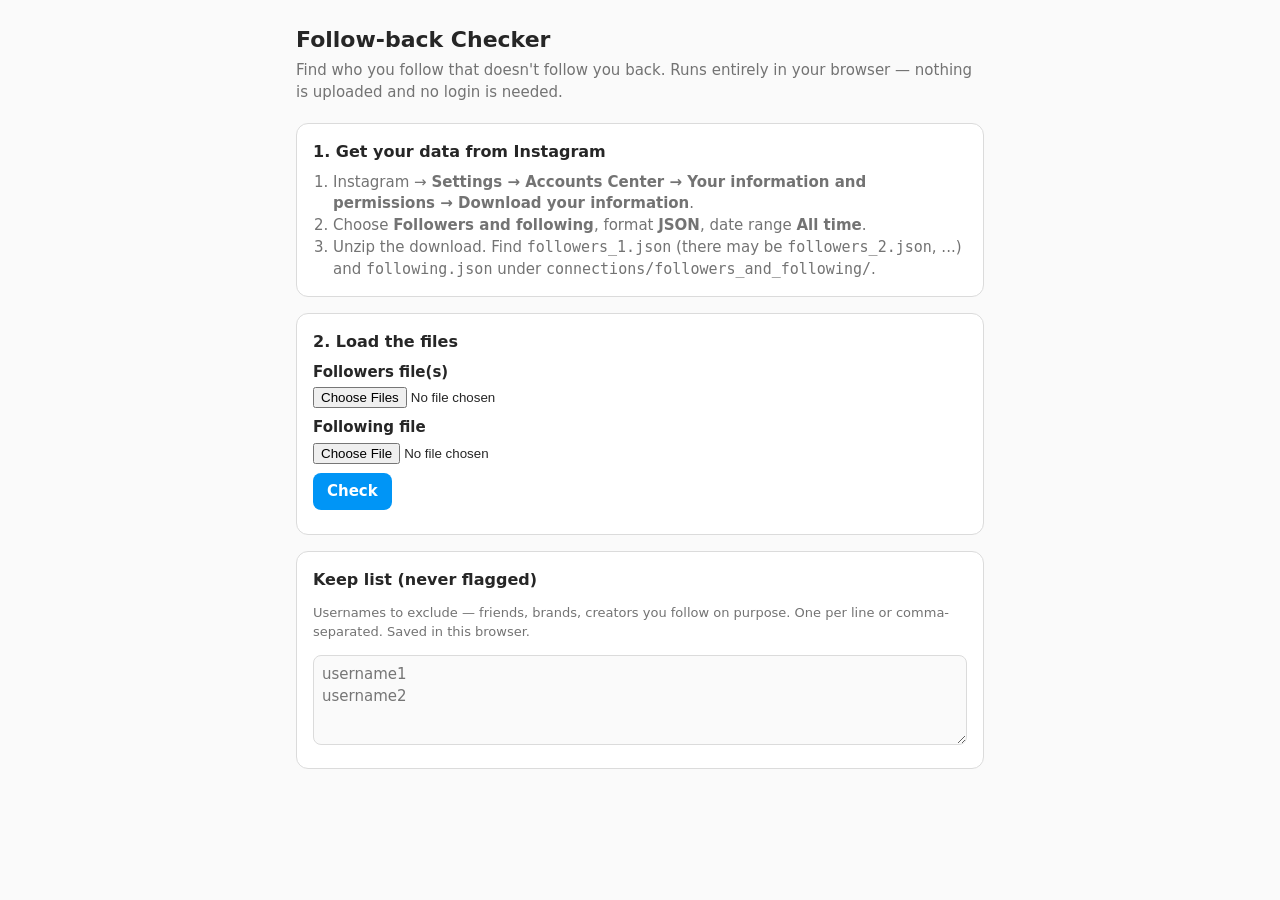
<file: unfollow-checker/index.html>
<!DOCTYPE html>
<html lang="en">
<head>
<meta charset="utf-8">
<meta name="viewport" content="width=device-width, initial-scale=1">
<title>Follow-back Checker</title>
<style>
  :root { --bg:#fafafa; --card:#fff; --line:#dbdbdb; --txt:#262626; --mute:#737373; --accent:#0095f6; }
  @media (prefers-color-scheme: dark) {
    :root { --bg:#000; --card:#121212; --line:#262626; --txt:#f5f5f5; --mute:#a8a8a8; }
  }
  * { box-sizing:border-box; }
  body { margin:0; font:15px/1.45 system-ui,sans-serif; background:var(--bg); color:var(--txt); }
  main { max-width:720px; margin:0 auto; padding:24px 16px 80px; }
  h1 { font-size:22px; margin:0 0 4px; }
  p.sub { color:var(--mute); margin:0 0 20px; }
  .card { background:var(--card); border:1px solid var(--line); border-radius:12px; padding:16px; margin-bottom:16px; }
  .card h2 { font-size:16px; margin:0 0 8px; }
  ol { margin:0; padding-left:20px; color:var(--mute); }
  label.file { display:block; margin:8px 0; }
  label.file span { display:block; font-weight:600; margin-bottom:4px; }
  input[type=file] { width:100%; }
  button { background:var(--accent); color:#fff; border:0; border-radius:8px; padding:8px 14px; font:inherit; font-weight:600; cursor:pointer; }
  button.ghost { background:transparent; color:var(--accent); border:1px solid var(--line); }
  button:disabled { opacity:.5; cursor:default; }
  .row { display:flex; gap:8px; flex-wrap:wrap; align-items:center; }
  .stats { display:flex; gap:12px; flex-wrap:wrap; }
  .stat { flex:1 1 120px; text-align:center; padding:10px; border:1px solid var(--line); border-radius:10px; }
  .stat b { display:block; font-size:22px; }
  .stat small { color:var(--mute); }
  ul.list { list-style:none; margin:12px 0 0; padding:0; }
  ul.list li { display:flex; align-items:center; gap:10px; padding:8px 4px; border-top:1px solid var(--line); }
  ul.list li:first-child { border-top:0; }
  ul.list li.done .name { text-decoration:line-through; color:var(--mute); }
  .name { flex:1; font-weight:600; overflow:hidden; text-overflow:ellipsis; }
  a.open { color:var(--accent); text-decoration:none; font-weight:600; }
  input[type=text] { width:100%; padding:8px; border-radius:8px; border:1px solid var(--line); background:var(--bg); color:var(--txt); font:inherit; }
  textarea { width:100%; min-height:90px; padding:8px; border-radius:8px; border:1px solid var(--line); background:var(--bg); color:var(--txt); font:inherit; }
  .msg { color:#e0245e; margin-top:8px; }
  .hint { color:var(--mute); font-size:13px; }
  .hidden { display:none; }
  .pace { text-align:center; }
  .pace .big { font-size:28px; font-weight:700; margin:6px 0; }
  .btn { display:block; background:var(--accent); color:#fff; border-radius:8px; padding:14px; font-size:17px; font-weight:600; text-decoration:none; }
  .btn.off { opacity:.5; pointer-events:none; }
  .pace .opts { display:flex; gap:8px; margin:10px 0; }
  .pace .opts label { flex:1; font-size:13px; color:var(--mute); text-align:left; }
  .pace .opts input { width:100%; padding:8px; border-radius:8px; border:1px solid var(--line); background:var(--bg); color:var(--txt); font:inherit; }
  @media (max-width:520px) {
    main { padding:16px 12px 80px; }
    button { padding:12px 14px; flex:1 1 auto; }
    ul.list li { padding:12px 4px; }
    ul.list input[type=checkbox] { width:22px; height:22px; }
    a.open { padding:8px 12px; border:1px solid var(--line); border-radius:8px; }
    input[type=text], textarea { font-size:16px; }
  }
</style>
</head>
<body>
<main>
  <h1>Follow-back Checker</h1>
  <p class="sub">Find who you follow that doesn't follow you back. Runs entirely in your browser &mdash; nothing is uploaded and no login is needed.</p>

  <div class="card">
    <h2>1. Get your data from Instagram</h2>
    <ol>
      <li>Instagram &rarr; <b>Settings &rarr; Accounts Center &rarr; Your information and permissions &rarr; Download your information</b>.</li>
      <li>Choose <b>Followers and following</b>, format <b>JSON</b>, date range <b>All time</b>.</li>
      <li>Unzip the download. Find <code>followers_1.json</code> (there may be <code>followers_2.json</code>, ...) and <code>following.json</code> under <code>connections/followers_and_following/</code>.</li>
    </ol>
  </div>

  <div class="card">
    <h2>2. Load the files</h2>
    <label class="file"><span>Followers file(s)</span><input id="fFollowers" type="file" accept=".json" multiple></label>
    <label class="file"><span>Following file</span><input id="fFollowing" type="file" accept=".json"></label>
    <div class="row" style="margin-top:8px"><button id="go">Check</button></div>
    <div id="err" class="msg"></div>
  </div>

  <div class="card">
    <h2>Keep list (never flagged)</h2>
    <p class="hint">Usernames to exclude &mdash; friends, brands, creators you follow on purpose. One per line or comma-separated. Saved in this browser.</p>
    <textarea id="keep" placeholder="username1&#10;username2"></textarea>
  </div>

  <div id="results" class="card hidden">
    <div class="stats">
      <div class="stat"><b id="sFollowing">0</b><small>following</small></div>
      <div class="stat"><b id="sFollowers">0</b><small>followers</small></div>
      <div class="stat"><b id="sNon">0</b><small>don't follow back</small></div>
    </div>
    <div class="row" style="margin-top:12px">
      <button id="keepSel" class="ghost">Add checked to keep list</button>
      <button id="copy" class="ghost">Copy list</button>
    </div>
    <div class="card pace" style="margin:16px 0 0">
      <h2>Paced mode</h2>
      <p class="hint">Opens one profile at a time with a random cooldown and a daily cap, so you unfollow at a human pace. Tap <b>Unfollow</b> in the Instagram app, then come back. Lower is safer; no setting is guaranteed.</p>
      <div class="opts">
        <label>Daily cap<input id="cap" type="number" min="1" max="100" value="25"></label>
        <label>Min wait (s)<input id="minW" type="number" min="10" value="45"></label>
        <label>Max wait (s)<input id="maxW" type="number" min="20" value="120"></label>
      </div>
      <div class="big" id="timer">Ready</div>
      <div class="hint" id="todayInfo"></div>
      <a id="openNext" class="btn" target="_blank" rel="noopener noreferrer" href="#">Open next profile</a>
    </div>
    <textarea id="copybox" class="hidden" readonly></textarea>
    <input id="filter" type="text" placeholder="Filter usernames...">
    <ul id="list" class="list"></ul>
  </div>
</main>

<script>
const $ = id => document.getElementById(id);
const store = {
  get(k) { try { return localStorage.getItem(k); } catch (e) { return null; } },
  set(k, v) { try { localStorage.setItem(k, v); } catch (e) {} },
};
const KEEP_KEY = 'fbc.keep';
const DONE_KEY = 'fbc.done';

let nonFollowers = [];
let done = new Set(JSON.parse(store.get(DONE_KEY) || '[]'));

$('keep').value = store.get(KEEP_KEY) || '';
$('keep').addEventListener('input', () => { store.set(KEEP_KEY, $('keep').value); recompute(); });

const norm = s => String(s).trim().replace(/^@/, '').toLowerCase();
const keepSet = () => new Set($('keep').value.split(/[\s,]+/).map(norm).filter(Boolean));

// Pull usernames out of Instagram's export formats (old: string_list_data[].value,
// new: top-level "title"; following.json wraps entries in relationships_following).
function extractNames(json) {
  let entries = Array.isArray(json) ? json : (json.relationships_following || json.relationships_followers || []);
  const names = [];
  for (const e of entries) {
    const sld = e.string_list_data || [];
    if (sld[0] && sld[0].value) names.push(sld[0].value);
    else if (e.title) names.push(e.title);
  }
  return names;
}

const readJson = f => f.text().then(t => JSON.parse(t));

let followers = new Set(), following = [];

$('go').addEventListener('click', async () => {
  $('err').textContent = '';
  try {
    const ff = [...$('fFollowers').files], fg = $('fFollowing').files[0];
    if (!ff.length || !fg) throw new Error('Please choose both the followers file(s) and the following file.');
    followers = new Set();
    for (const f of ff) extractNames(await readJson(f)).forEach(n => followers.add(norm(n)));
    following = [...new Set(extractNames(await readJson(fg)).map(norm))];
    if (!followers.size || !following.length) throw new Error('No usernames found. Make sure you exported in JSON format.');
    recompute();
  } catch (e) {
    $('err').textContent = e.message || 'Could not read files.';
  }
});

function recompute() {
  if (!following.length) return;
  const keep = keepSet();
  nonFollowers = following.filter(u => !followers.has(u) && !keep.has(u)).sort();
  $('results').classList.remove('hidden');
  $('sFollowing').textContent = following.length;
  $('sFollowers').textContent = followers.size;
  $('sNon').textContent = nonFollowers.length;
  render();
}

function render() {
  if (typeof syncNext === 'function') syncNext();
  const q = norm($('filter').value);
  const ul = $('list');
  ul.innerHTML = '';
  for (const u of nonFollowers.filter(u => u.includes(q))) {
    const li = document.createElement('li');
    if (done.has(u)) li.className = 'done';
    li.innerHTML = '<input type="checkbox" data-u="' + u + '"><span class="name"></span>' +
      '<a class="open" target="_blank" rel="noopener noreferrer">Open</a>';
    li.querySelector('.name').textContent = u;
    li.querySelector('a').href = 'https://www.instagram.com/' + encodeURIComponent(u) + '/';
    li.querySelector('a').addEventListener('click', () => { const t = today(); t.n++; store.set(TODAY_KEY, JSON.stringify(t)); markDone(u); updateInfo(); });
    ul.appendChild(li);
  }
}

function markDone(u) {
  done.add(u);
  store.set(DONE_KEY, JSON.stringify([...done]));
  render();
}

$('filter').addEventListener('input', render);

const TODAY_KEY = 'fbc.today';
function today() {
  const d = new Date().toDateString();
  let t = JSON.parse(store.get(TODAY_KEY) || '{}');
  if (t.d !== d) t = { d, n: 0 };
  return t;
}
function updateInfo() {
  syncNext();
  $('todayInfo').textContent = 'Opened today: ' + today().n + ' / ' + $('cap').value;
}
let cooling = false;
function cooldown() {
  const lo = Math.max(10, +$('minW').value || 45), hi = Math.max(lo, +$('maxW').value || 120);
  let left = Math.round(lo + Math.random() * (hi - lo));
  cooling = true; syncNext();
  const iv = setInterval(() => {
    if (--left > 0) { $('timer').textContent = 'Next in ' + left + 's'; return; }
    clearInterval(iv); cooling = false; syncNext();
  }, 1000);
  $('timer').textContent = 'Next in ' + left + 's';
}
$('cap').addEventListener('input', updateInfo);
updateInfo();

function nextUser() { return nonFollowers.find(u => !done.has(u)); }
function syncNext() {
  const a = $('openNext'), u = nextUser();
  const capHit = today().n >= (+$('cap').value || 25);
  a.href = u ? 'https://www.instagram.com/' + encodeURIComponent(u) + '/' : '#';
  a.classList.toggle('off', cooling || capHit || !u);
  if (!cooling) $('timer').textContent = capHit ? 'Daily cap reached' : (u ? 'Ready' : (nonFollowers.length ? 'All done!' : 'Ready'));
}
$('openNext').addEventListener('click', () => {
  const u = nextUser(), t = today();
  if (cooling || !u || t.n >= (+$('cap').value || 25)) return;
  t.n++; store.set(TODAY_KEY, JSON.stringify(t));
  done.add(u); store.set(DONE_KEY, JSON.stringify([...done]));
  setTimeout(() => { render(); updateInfo(); cooldown(); }, 0);
});

$('keepSel').addEventListener('click', () => {
  const picked = [...document.querySelectorAll('#list input:checked')].map(c => c.dataset.u);
  if (!picked.length) return;
  const cur = $('keep').value.trim();
  $('keep').value = (cur ? cur + '\n' : '') + picked.join('\n');
  store.set(KEEP_KEY, $('keep').value);
  recompute();
});

$('copy').addEventListener('click', () => {
  const text = nonFollowers.join('\n');
  const box = $('copybox');
  box.value = text; box.classList.remove('hidden'); box.select();
  try { navigator.clipboard.writeText(text).catch(() => {}); } catch (e) {}
});

</script>
</body>
</html>
</file>
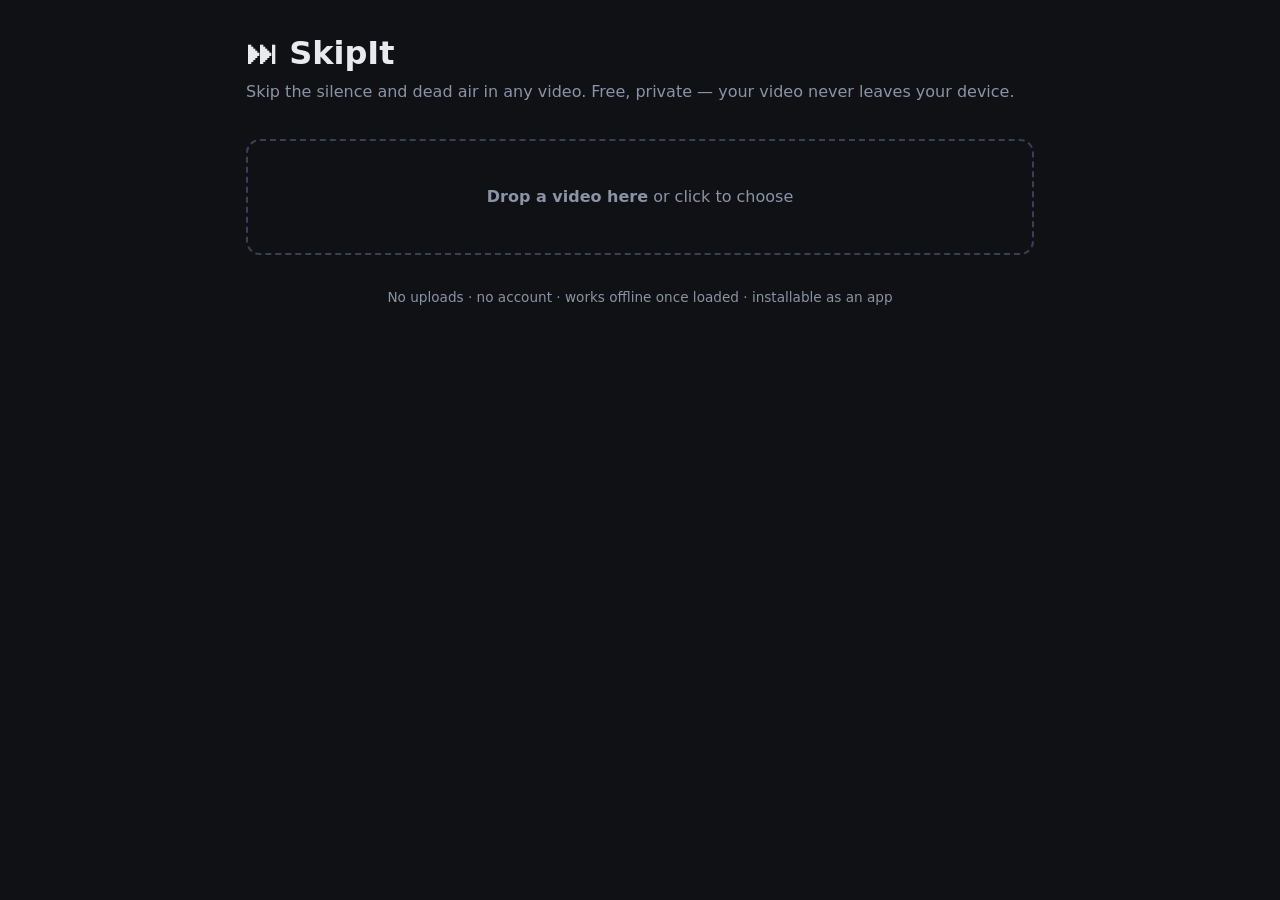
<file: web/index.html>
<!DOCTYPE html>
<html lang="en">
<head>
<meta charset="utf-8">
<meta name="viewport" content="width=device-width, initial-scale=1">
<title>SkipIt – skip the filler in any video</title>
<meta name="description" content="Free, private video silence skipper. Runs entirely in your browser — nothing is uploaded.">
<meta name="theme-color" content="#0f1115">
<link rel="manifest" href="manifest.webmanifest">
<link rel="icon" href="icon.svg" type="image/svg+xml">
<link rel="stylesheet" href="style.css">
</head>
<body>
<header>
  <h1>⏭ SkipIt</h1>
  <p>Skip the silence and dead air in any video. Free, private — your video never leaves your device.</p>
</header>

<main>
  <label id="drop" class="drop">
    <input id="file" type="file" accept="video/*,audio/*" hidden>
    <strong>Drop a video here</strong> or click to choose
  </label>

  <section id="editor" hidden>
    <div class="player">
      <video id="video" controls playsinline></video>
    </div>

    <canvas id="wave" height="90"></canvas>
    <div id="stats" class="stats"></div>

    <div class="controls">
      <label>Silence threshold <output id="thrOut"></output>
        <input id="thr" type="range" min="-60" max="-15" value="-35" step="1"></label>
      <label>Min silence to cut <output id="minOut"></output>
        <input id="min" type="range" min="0.1" max="2" value="0.4" step="0.05"></label>
      <label>Padding around speech <output id="padOut"></output>
        <input id="pad" type="range" min="0" max="0.5" value="0.08" step="0.01"></label>
    </div>

    <div class="row">
      <label class="check"><input id="skipOn" type="checkbox" checked> Skip silence while playing</label>
      <button id="export" class="primary">Export trimmed video</button>
      <a id="download" class="primary" hidden>Download</a>
    </div>
    <progress id="prog" value="0" max="1" hidden></progress>
    <p id="msg" class="msg"></p>
    <p class="hint">Export records the trimmed result in real time (so it takes about as long as the trimmed video) and saves as WebM. Keep this tab open while it runs.</p>
  </section>
</main>

<footer>No uploads · no account · works offline once loaded · installable as an app</footer>
<script src="app.js"></script>
</body>
</html>
</file>
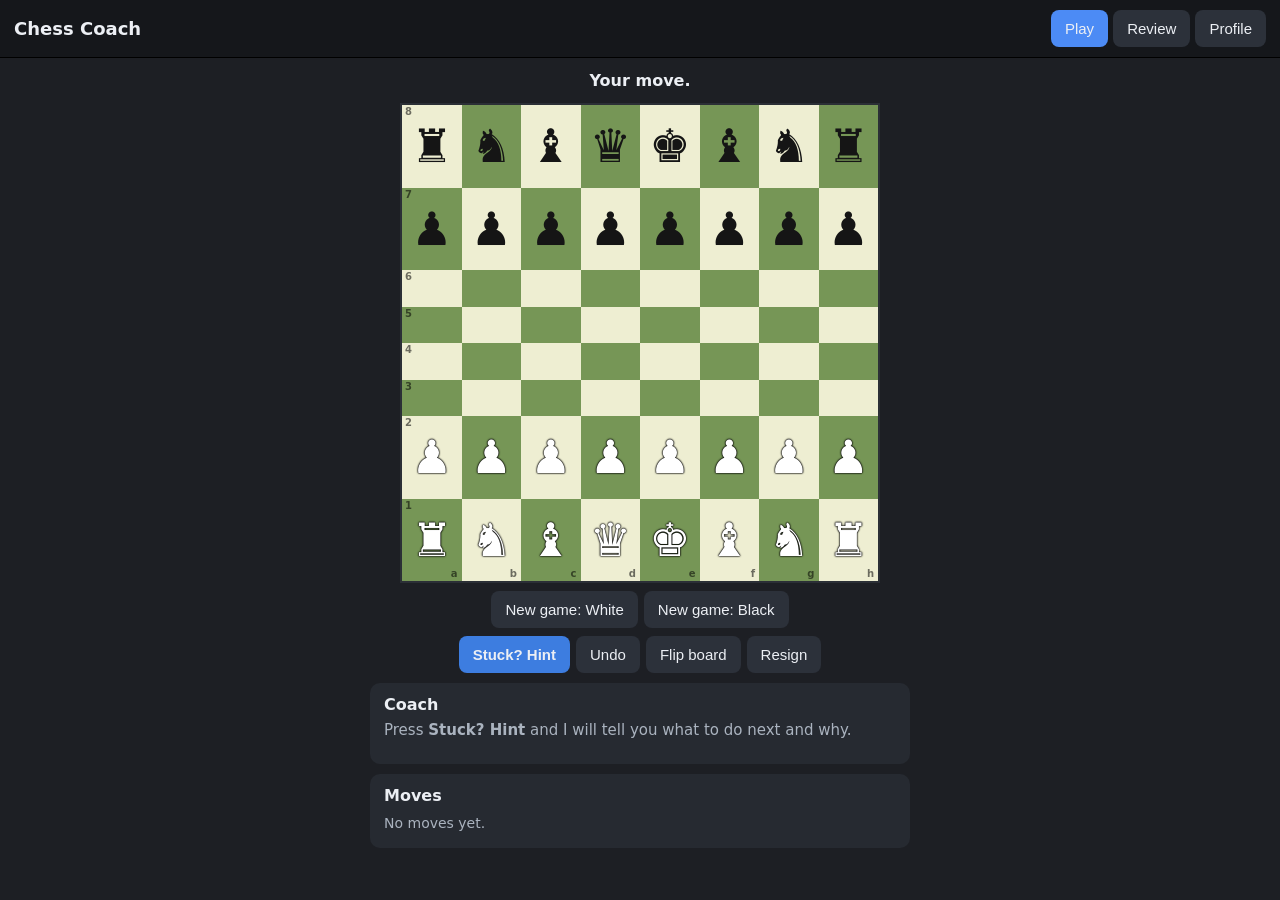
<file: chess/app/src/main/assets/index.html>
<!doctype html>
<html lang="en">
<head>
  <meta charset="utf-8">
  <meta name="viewport" content="width=device-width,initial-scale=1,viewport-fit=cover">
  <meta name="color-scheme" content="dark">
  <title>Chess Coach</title>
  <link rel="stylesheet" href="style.css">
</head>
<body>
  <header>
    <h1>Chess Coach</h1>
    <nav>
      <button data-tab="play" class="on">Play</button>
      <button data-tab="review">Review</button>
      <button data-tab="profile">Profile</button>
    </nav>
  </header>

  <main>
    <section id="tab-play" class="tab">
      <div id="status"></div>
      <div id="boardWrap">
        <div id="board"></div>
        <svg id="arrows" viewBox="0 0 8 8" preserveAspectRatio="none" aria-hidden="true">
          <defs>
            <marker id="ah-good" markerWidth="3" markerHeight="3" refX="2.2" refY="1.5" orient="auto">
              <path d="M0,0 L3,1.5 L0,3 z" fill="#2ecc71"/>
            </marker>
            <marker id="ah-threat" markerWidth="3" markerHeight="3" refX="2.2" refY="1.5" orient="auto">
              <path d="M0,0 L3,1.5 L0,3 z" fill="#e74c3c"/>
            </marker>
          </defs>
        </svg>
      </div>

      <div class="row">
        <button id="newWhite">New game: White</button>
        <button id="newBlack">New game: Black</button>
      </div>
      <div class="row">
        <button id="hint" class="primary">Stuck? Hint</button>
        <button id="undo">Undo</button>
        <button id="flip">Flip board</button>
        <button id="resign">Resign</button>
      </div>

      <div class="card" id="coach">
        <h2 id="hintTitle">Coach</h2>
        <div id="hintText" class="muted">Press <b>Stuck? Hint</b> and I will tell you what to do next and why.</div>
        <ol id="steps"></ol>
        <p id="live" class="live"></p>
        <p id="focusTip" class="tip"></p>
      </div>

      <div class="card">
        <h2>Moves</h2>
        <div id="moveList" class="moves"></div>
      </div>
    </section>

    <section id="tab-review" class="tab" hidden>
      <div class="card">
        <h2>Your game, annotated</h2>
        <p class="muted">Every move you played, graded against the best move. The coach watches each move as you make it.</p>
      </div>
      <div id="reviewBody"></div>
    </section>

    <section id="tab-profile" class="tab" hidden>
      <div class="card" id="profileBody"></div>
      <div class="card">
        <h2>How should I teach you?</h2>
        <p class="muted">Choose the kind of help that works best for you.</p>
        <label class="opt"><input type="radio" name="style" value="visual"> <b>Pictures</b>: arrows on the board show the idea.</label>
        <label class="opt"><input type="radio" name="style" value="words"> <b>Words</b>: longer explanations and the principle behind each move.</label>
        <label class="opt"><input type="radio" name="style" value="steps"> <b>Steps</b>: a checklist to run through every turn.</label>
        <label class="opt"><input type="checkbox" id="liveToggle"> Live commentary on every move I play</label>
      </div>
    </section>
  </main>

  <div id="promo" hidden>
    <div class="promo-box">
      <p>Promote to:</p>
      <div id="promoChoices"></div>
      <button id="promoCancel">Cancel</button>
    </div>
  </div>

  <script src="engine.js"></script>
  <script src="coach.js"></script>
  <script src="app.js"></script>
</body>
</html>
</file>
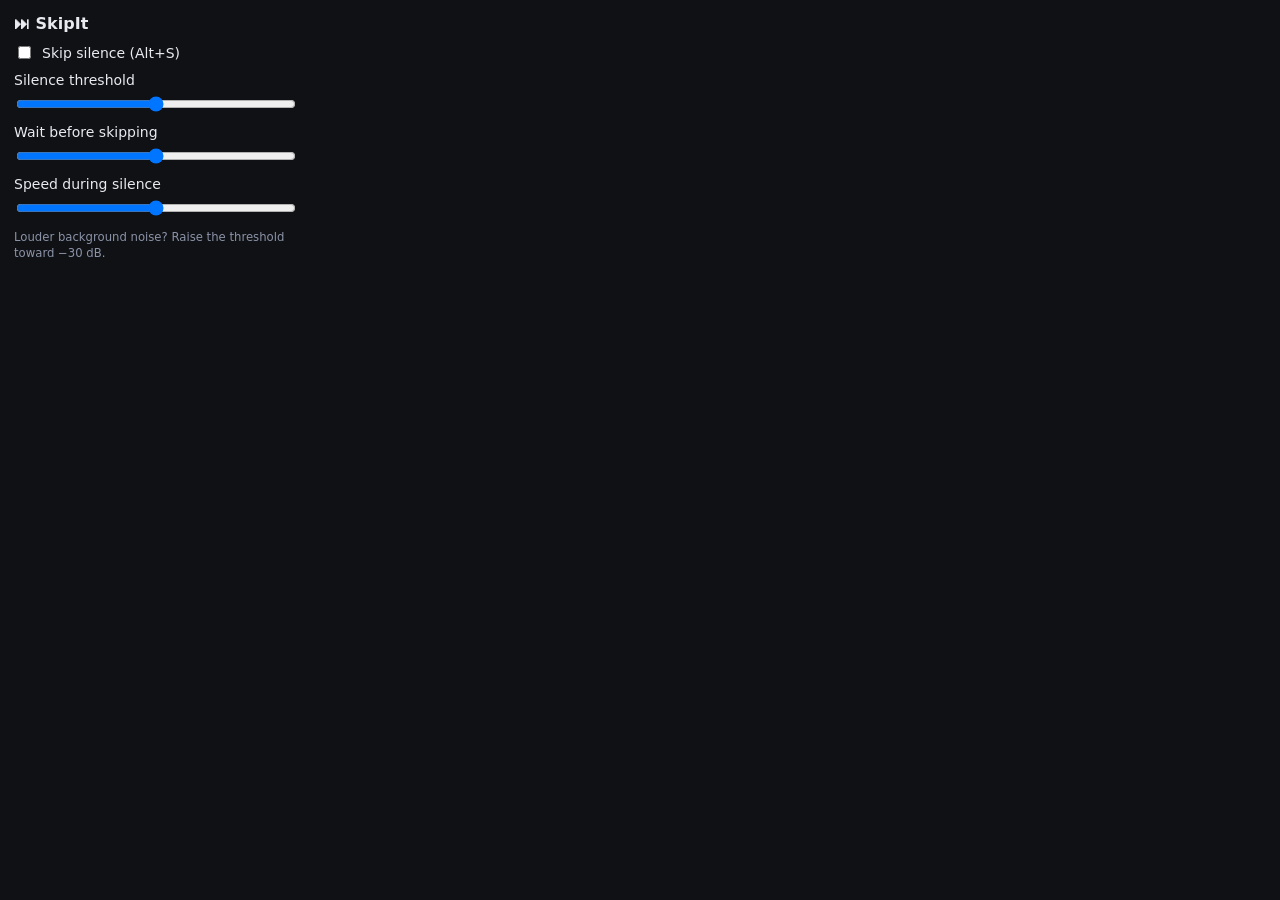
<file: extension/popup.html>
<!DOCTYPE html><meta charset="utf-8">
<style>
body{width:280px;margin:0;padding:14px;font:14px system-ui;background:#0f1115;color:#e8eaf0}
h1{font-size:16px;margin:0 0 10px}label{display:grid;gap:3px;margin:10px 0}
output{float:right;color:#5b8cff}input[type=range]{width:100%}.sw{display:flex;gap:8px;align-items:center}
small{color:#8b93a7}
</style>
<h1>⏭ SkipIt</h1>
<label class="sw"><input id="enabled" type="checkbox"> Skip silence (Alt+S)</label>
<label>Silence threshold <output id="o_threshold"></output><input id="threshold" type="range" min="-60" max="-20" step="1"></label>
<label>Wait before skipping <output id="o_minSilence"></output><input id="minSilence" type="range" min="0.1" max="2" step="0.05"></label>
<label>Speed during silence <output id="o_silenceSpeed"></output><input id="silenceSpeed" type="range" min="2" max="16" step="1"></label>
<small>Louder background noise? Raise the threshold toward −30 dB.</small>
<script src="popup.js"></script>
</file>
<file: web/style.css>
:root{color-scheme:dark;--bg:#0f1115;--card:#181b22;--fg:#e8eaf0;--mut:#8b93a7;--acc:#5b8cff}
*{box-sizing:border-box}
body{margin:0;background:var(--bg);color:var(--fg);font:16px/1.5 system-ui,sans-serif}
header,main,footer{max-width:820px;margin:0 auto;padding:16px}
h1{margin:.4em 0 0}header p{color:var(--mut);margin:.2em 0}
.drop{display:block;border:2px dashed #3a4052;border-radius:14px;padding:44px 16px;text-align:center;cursor:pointer;color:var(--mut)}
.drop.over,.drop:hover{border-color:var(--acc);color:var(--fg)}
.player video{width:100%;max-height:50vh;background:#000;border-radius:10px}
canvas{width:100%;height:90px;background:var(--card);border-radius:8px;margin-top:10px;cursor:pointer;display:block}
.stats{color:var(--mut);margin:8px 0;font-size:.95em}
.controls{display:grid;gap:12px;background:var(--card);padding:14px;border-radius:10px}
.controls label{display:grid;gap:4px;font-size:.95em}
.controls output{color:var(--acc);float:right}
input[type=range]{width:100%}
.row{display:flex;flex-wrap:wrap;gap:12px;align-items:center;margin-top:14px}
.check{display:flex;gap:8px;align-items:center}
button,a.primary{background:var(--acc);color:#fff;border:0;border-radius:8px;padding:10px 16px;font:inherit;cursor:pointer;text-decoration:none}
button:disabled{opacity:.5;cursor:default}
progress{width:100%;margin-top:10px}
.msg{color:#ffb86b;min-height:1.4em}.hint,footer{color:var(--mut);font-size:.85em}
footer{text-align:center;padding-bottom:32px}
</file>
<file: chess/app/src/main/assets/style.css>
[hidden] { display: none !important; }
* { box-sizing: border-box; }
body {
  margin: 0; font-family: system-ui, -apple-system, "Segoe UI", Roboto, sans-serif;
  background: #1d1f24; color: #eceff4; -webkit-text-size-adjust: 100%;
}
header {
  position: sticky; top: 0; z-index: 5; display: flex; align-items: center; justify-content: space-between;
  flex-wrap: wrap; padding: 10px 14px; background: #15171b; box-shadow: 0 1px 0 #000;
}
h1 { font-size: 18px; margin: 0; }
h2 { font-size: 16px; margin: 0 0 6px; }
nav button.on { background: #4c8bf5; }
main { padding: 10px; max-width: 560px; margin: 0 auto; }
.muted { color: #aab3bf; font-size: 14px; }
.tip { color: #f7d774; font-size: 14px; margin: 8px 0 0; }
.live { color: #9fd8ff; font-size: 14px; margin: 8px 0 0; min-height: 0; }

#status { min-height: 24px; font-weight: 600; margin: 4px 0 8px; text-align: center; }

#boardWrap { position: relative; width: min(94vw, 480px); aspect-ratio: 1; margin: 0 auto; }
#board {
  display: grid; grid-template-columns: repeat(8, 1fr); width: 100%; height: 100%;
  border: 2px solid #2b2f36; user-select: none; -webkit-user-select: none;
}
.sq {
  position: relative; display: flex; align-items: center; justify-content: center;
  font-size: clamp(26px, 8vw, 46px); line-height: 1; cursor: pointer; -webkit-tap-highlight-color: transparent;
}
.sq.light { background: #eeeed2; }
.sq.dark { background: #769656; }
.sq.last { box-shadow: inset 0 0 0 1000px rgba(255, 235, 59, 0.35); }
.sq.sel { box-shadow: inset 0 0 0 1000px rgba(255, 255, 0, 0.55); }
.sq.check { box-shadow: inset 0 0 0 1000px rgba(255, 0, 0, 0.6); }
.sq.target::after {
  content: ''; position: absolute; width: 30%; height: 30%; border-radius: 50%; background: rgba(0, 0, 0, 0.25);
}
.sq.capture::after {
  content: ''; position: absolute; inset: 5%; border: 5px solid rgba(0, 0, 0, 0.28); border-radius: 50%;
}
.pc { z-index: 1; }
.pc.w { color: #ffffff; text-shadow: 0 0 2px #000, 0 0 2px #000, 0 0 1px #000; }
.pc.b { color: #151515; }
.lbl { position: absolute; font-size: 10px; font-weight: 700; color: rgba(0, 0, 0, 0.55); pointer-events: none; }
.lbl.r { left: 3px; top: 2px; }
.lbl.f { right: 4px; bottom: 2px; }

#arrows { position: absolute; inset: 0; width: 100%; height: 100%; pointer-events: none; }
.arr { stroke-width: 0.15; stroke-linecap: round; opacity: 0.85; }
.arr.good { stroke: #2ecc71; }
.arr.threat { stroke: #e74c3c; stroke-dasharray: 0.3 0.2; }

.row { display: flex; flex-wrap: wrap; justify-content: center; gap: 6px; margin: 8px 0; }
button {
  background: #2c313a; color: #eceff4; border: 0; border-radius: 8px;
  padding: 10px 14px; font-size: 15px; cursor: pointer;
}
button.primary { background: #3d7de0; font-weight: 600; }
button:active { filter: brightness(1.2); }

.card { background: #262a31; border-radius: 10px; padding: 12px 14px; margin: 10px 0; }
#hintText { font-size: 15px; line-height: 1.45; }
#steps { padding-left: 0; list-style: none; margin: 10px 0 0; }
#steps li { margin: 6px 0; font-size: 14px; line-height: 1.4; }
#steps li b::before { content: '• '; color: #aab3bf; }
#steps li.ok b::before { content: '✔ '; color: #2ecc71; }
#steps li.todo b::before { content: '✖ '; color: #e74c3c; }

.moves { font-size: 14px; line-height: 1.8; }
.moves .n { color: #7d8794; margin-left: 6px; }

.best { color: #2ecc71; }
.good { color: #9be15d; }
.inaccuracy { color: #f1c40f; }
.mistake { color: #e67e22; }
.blunder { color: #ff6b6b; }
.moves .best, .moves .good, .moves .inaccuracy, .moves .mistake, .moves .blunder { font-weight: 600; }

.rv { border-left: 4px solid #444; padding: 6px 10px; margin: 8px 0; background: #22262c; border-radius: 6px; }
.rv.best { border-color: #2ecc71; }
.rv.good { border-color: #9be15d; }
.rv.inaccuracy { border-color: #f1c40f; }
.rv.mistake { border-color: #e67e22; }
.rv.blunder { border-color: #ff6b6b; }
.rv .g { font-weight: 700; margin-left: 6px; }
.rv p { margin: 4px 0 0; font-size: 14px; line-height: 1.4; }

.stats { display: grid; grid-template-columns: repeat(3, 1fr); gap: 8px; text-align: center; }
.stats div { background: #2c313a; border-radius: 8px; padding: 8px 4px; }
.stats b { display: block; font-size: 20px; }
.stats span { font-size: 12px; color: #aab3bf; }

label.opt { display: block; padding: 8px 0; font-size: 15px; line-height: 1.4; }
label.opt input { transform: scale(1.2); margin-right: 8px; }

#promo {
  position: fixed; inset: 0; z-index: 9; background: rgba(0, 0, 0, 0.6);
  display: flex; align-items: center; justify-content: center;
}
.promo-box { background: #262a31; padding: 16px; border-radius: 12px; text-align: center; }
#promoChoices { display: flex; gap: 8px; justify-content: center; }
#promoChoices button { font-size: 40px; width: 68px; background: #eeeed2; }
#promoChoices button.b { color: #151515; }
#promoChoices button.w { color: #ffffff; text-shadow: 0 0 2px #000; background: #769656; }
</file>
